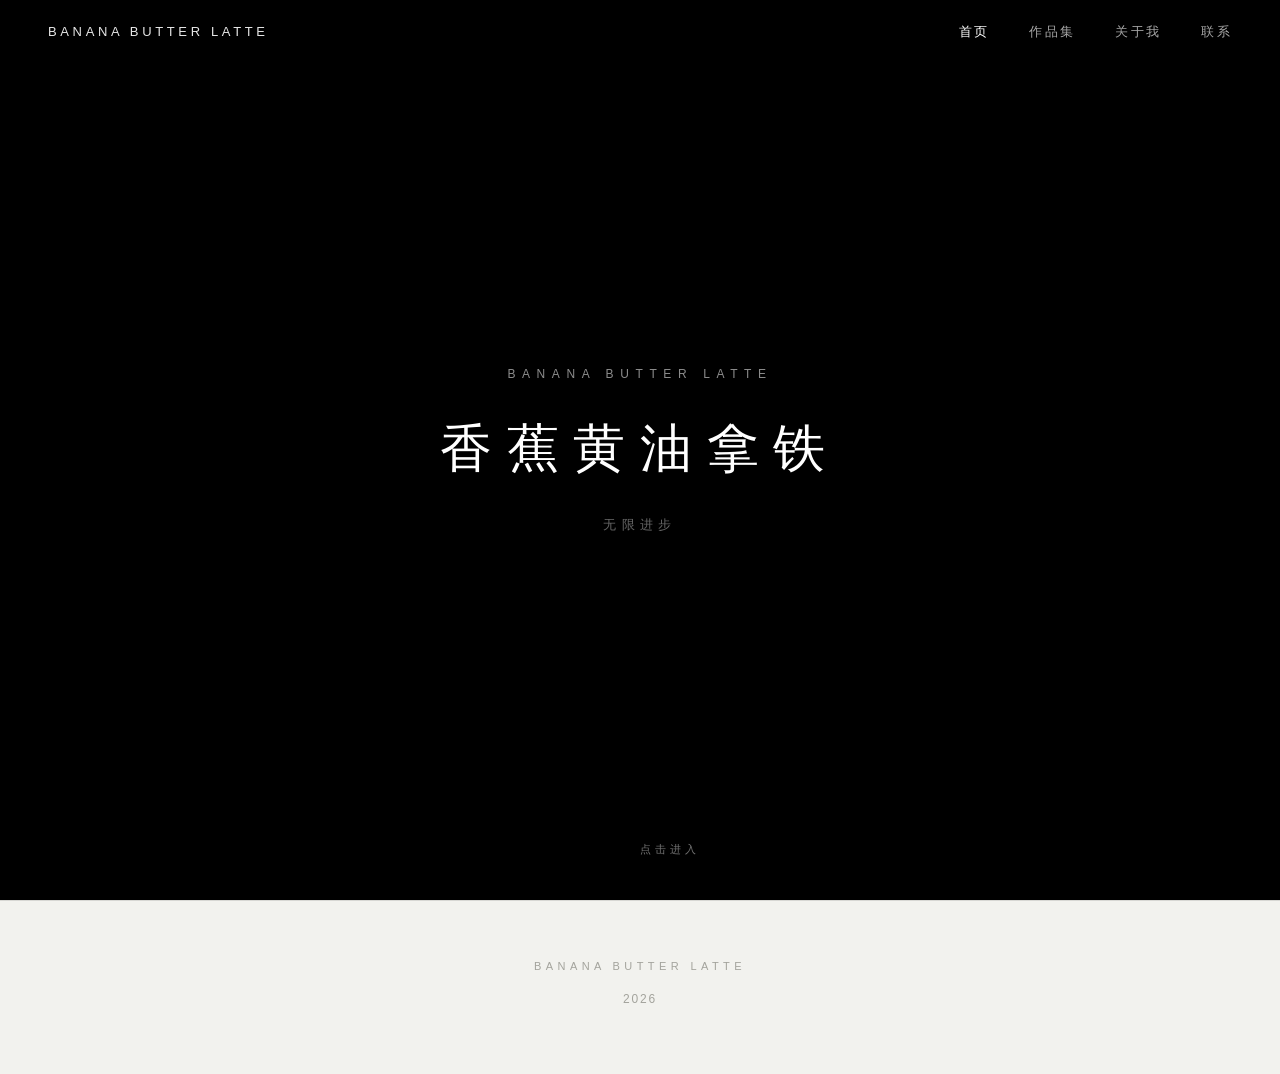
<file: index.html>
<!DOCTYPE html>
<html lang="zh-CN">
<head>
  <meta charset="UTF-8">
  <meta name="viewport" content="width=device-width, initial-scale=1.0, viewport-fit=cover">
  <title>香蕉黄油拿铁 · 摄影作品</title>
  <meta name="description" content="香蕉黄油拿铁的个人摄影作品集：记录光影 · 山川与日常">
  <link rel="stylesheet" href="css/style.css">
</head>
<body>

  <!-- 顶部导航（常驻，不隐藏） -->
  <nav class="nav" id="nav">
    <a class="nav-brand" href="index.html">Banana Butter Latte</a>
    <button class="nav-toggle" id="navToggle" aria-label="菜单">
      <span></span><span></span><span></span>
    </button>
    <div class="nav-links" id="navLinks">
      <a href="index.html" class="active">首页</a>
      <a href="motion.html">作品集</a>
      <a href="about.html">关于我</a>
      <a href="contact.html">联系</a>
    </div>
  </nav>

  <!-- Hero 两阶段：
       阶段一：纯黑背景 + 居中白色名字（呼吸明暗闪动），点击可跳过等待
       阶段二：全屏背景图（heroBg，可配置替换）+ 名字缩小移至左上角，不遮挡图片 -->
  <header class="hero" id="hero">

    <!-- 阶段二背景层（默认透明，过渡时淡入 + 轻微推近） -->
    <div class="hero-bg" id="heroBg"></div>

    <!-- 阶段一文字层（居中，呼吸闪动） -->
    <div class="hero-text" id="heroText">
      <p class="hero-en" id="heroEn">Banana Butter Latte</p>
      <h1 class="hero-name" id="heroName">香蕉黄油拿铁</h1>
      <p class="hero-tagline" id="heroTagline">记录光影 · 山川与日常</p>
    </div>

    <!-- 阶段二角落名字（过渡后缩小移至左上角，不遮挡图片） -->
    <div class="hero-mini" id="heroMini">香蕉黄油拿铁</div>

    <!-- 阶段一提示 -->
    <div class="hero-hint" id="heroHint">点击进入</div>
  </header>

  <!-- 页脚 -->
  <footer class="footer">
    <p class="foot-en">Banana Butter Latte</p>
    <p class="foot-copy" id="year"></p>
  </footer>

  <script src="js/data.js"></script>
  <script src="js/main.js"></script>
  <script src="js/home.js"></script>
</body>
</html>
</file>
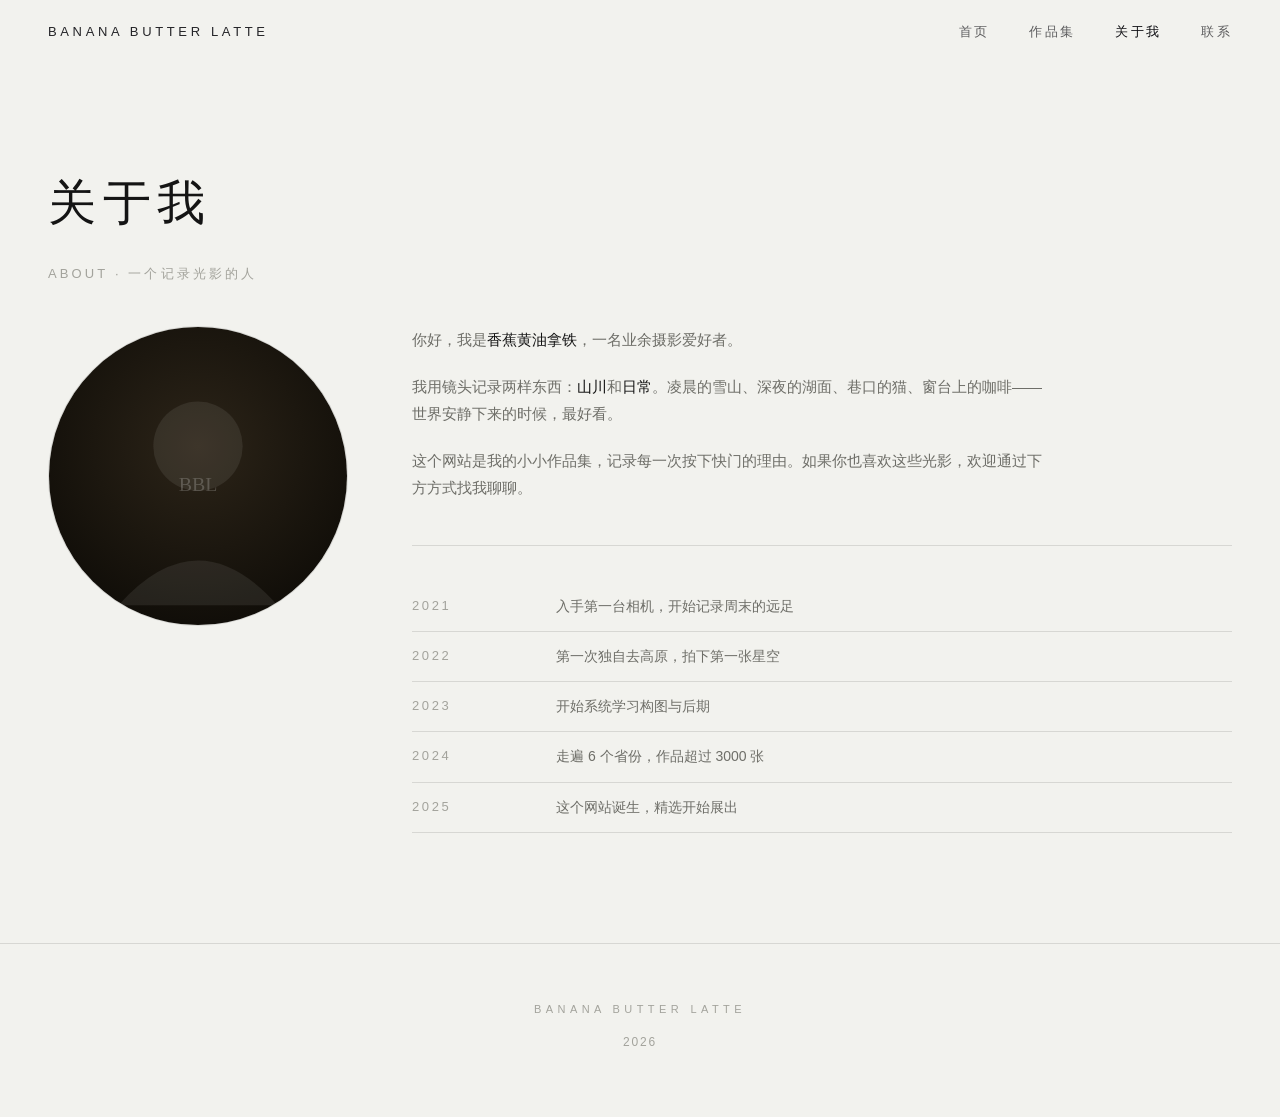
<file: about.html>
<!DOCTYPE html>
<html lang="zh-CN">
<head>
  <meta charset="UTF-8">
  <meta name="viewport" content="width=device-width, initial-scale=1.0, viewport-fit=cover">
  <title>关于我 · 香蕉黄油拿铁</title>
  <meta name="description" content="关于摄影师香蕉黄油拿铁">
  <link rel="stylesheet" href="css/style.css">
</head>
<body>

  <nav class="nav" id="nav">
    <a class="nav-brand" href="index.html">Banana Butter Latte</a>
    <button class="nav-toggle" id="navToggle" aria-label="菜单">
      <span></span><span></span><span></span>
    </button>
    <div class="nav-links" id="navLinks">
      <a href="index.html">首页</a>
      <a href="motion.html">作品集</a>
      <a href="about.html" class="active">关于我</a>
      <a href="contact.html">联系</a>
    </div>
  </nav>

  <header class="page-head">
    <h1 class="page-title">关于我</h1>
    <p class="page-desc">ABOUT · 一个记录光影的人</p>
  </header>

  <main class="section" style="padding-top: 0;">
    <div class="about-wrap">
      <div class="avatar">
        <img src="images/avatar.svg" alt="香蕉黄油拿铁的头像">
      </div>
      <div class="about-bio">
        <div id="aboutBio"></div>
        <ul class="timeline" id="timeline"></ul>
      </div>
    </div>
  </main>

  <footer class="footer">
    <p class="foot-en">Banana Butter Latte</p>
    <p class="foot-copy" id="year"></p>
  </footer>

  <script src="js/data.js"></script>
  <script src="js/main.js"></script>
  <script>
    (function () {
      const data = window.SITE;
      if (!data) return;
      const bio = document.getElementById("aboutBio");
      if (bio) bio.innerHTML = data.about.bio.map(function (t) { return "<p>" + t + "</p>"; }).join("");
      const tl = document.getElementById("timeline");
      if (tl) tl.innerHTML = data.about.timeline.map(function (t) {
        return '<li><span class="year">' + t.year + '</span><span class="event">' + t.event + '</span></li>';
      }).join("");
    })();
  </script>
</body>
</html>
</file>
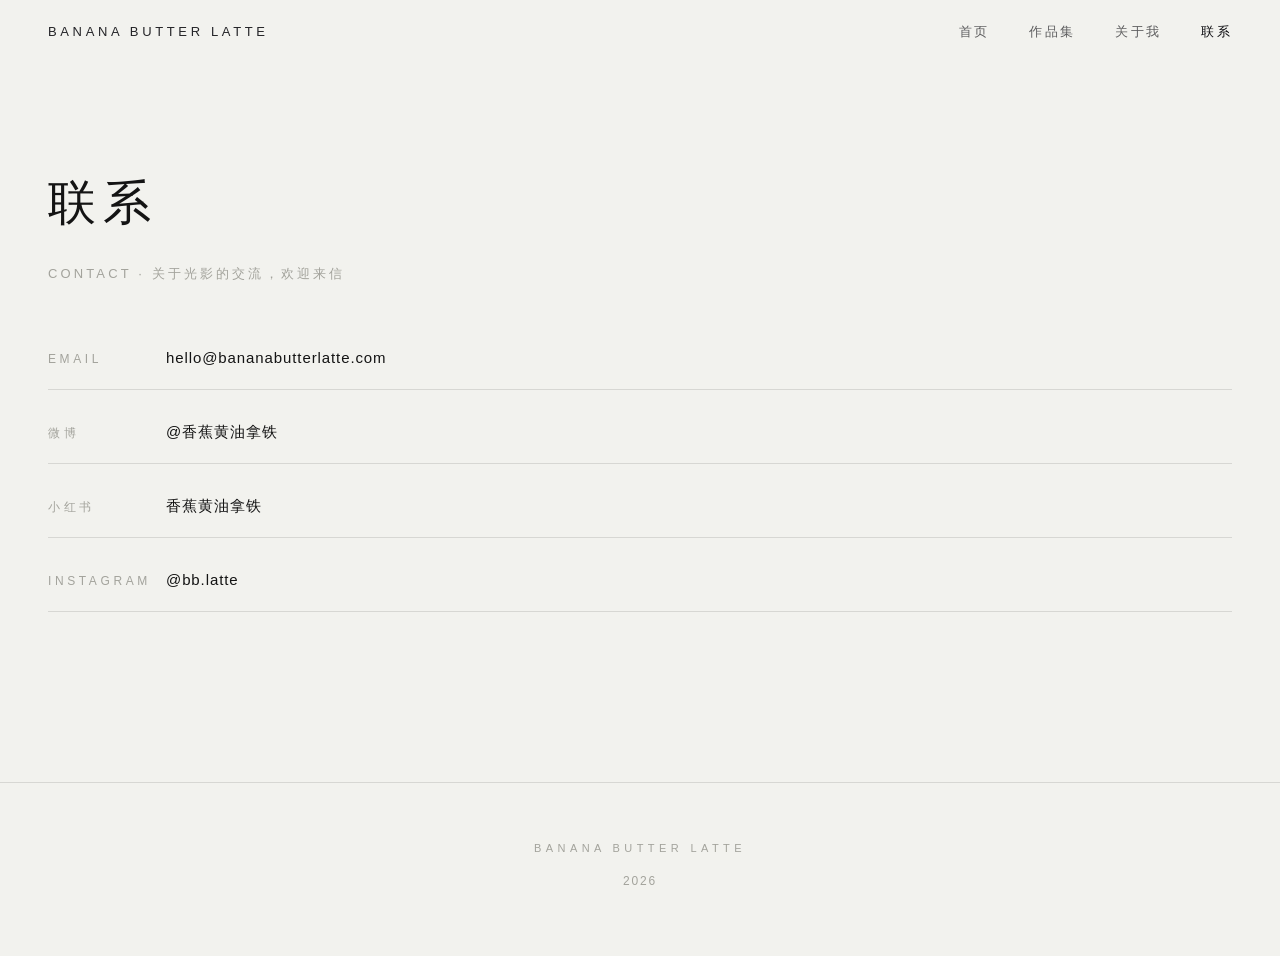
<file: contact.html>
<!DOCTYPE html>
<html lang="zh-CN">
<head>
  <meta charset="UTF-8">
  <meta name="viewport" content="width=device-width, initial-scale=1.0, viewport-fit=cover">
  <title>联系 · 香蕉黄油拿铁</title>
  <meta name="description" content="联系摄影师香蕉黄油拿铁">
  <link rel="stylesheet" href="css/style.css">
</head>
<body>

  <nav class="nav" id="nav">
    <a class="nav-brand" href="index.html">Banana Butter Latte</a>
    <button class="nav-toggle" id="navToggle" aria-label="菜单">
      <span></span><span></span><span></span>
    </button>
    <div class="nav-links" id="navLinks">
      <a href="index.html">首页</a>
      <a href="motion.html">作品集</a>
      <a href="about.html">关于我</a>
      <a href="contact.html" class="active">联系</a>
    </div>
  </nav>

  <header class="page-head">
    <h1 class="page-title">联系</h1>
    <p class="page-desc">CONTACT · 关于光影的交流，欢迎来信</p>
  </header>

  <main class="section" style="padding-top: 0;">
    <div class="contact-list" id="contactList"></div>
  </main>

  <footer class="footer">
    <p class="foot-en">Banana Butter Latte</p>
    <p class="foot-copy" id="year"></p>
  </footer>

  <script src="js/data.js"></script>
  <script src="js/main.js"></script>
  <script>
    (function () {
      const data = window.SITE;
      if (!data) return;
      const list = document.getElementById("contactList");
      if (!list) return;

      const email = data.contact.email || "";
      const socials = data.contact.socials || [];

      let html = '';
      if (email) {
        html +=
          '<div class="contact-row">' +
            '<span class="label">Email</span>' +
            '<a href="mailto:' + email + '">' + email + '</a>' +
          '</div>';
      }
      socials.forEach(function (s) {
        html +=
          '<div class="contact-row">' +
            '<span class="label">' + s.name + '</span>' +
            '<a href="' + s.url + '" target="_blank" rel="noopener">' + (s.note || s.name) + '</a>' +
          '</div>';
      });

      list.innerHTML = html;
    })();
  </script>
</body>
</html>
</file>
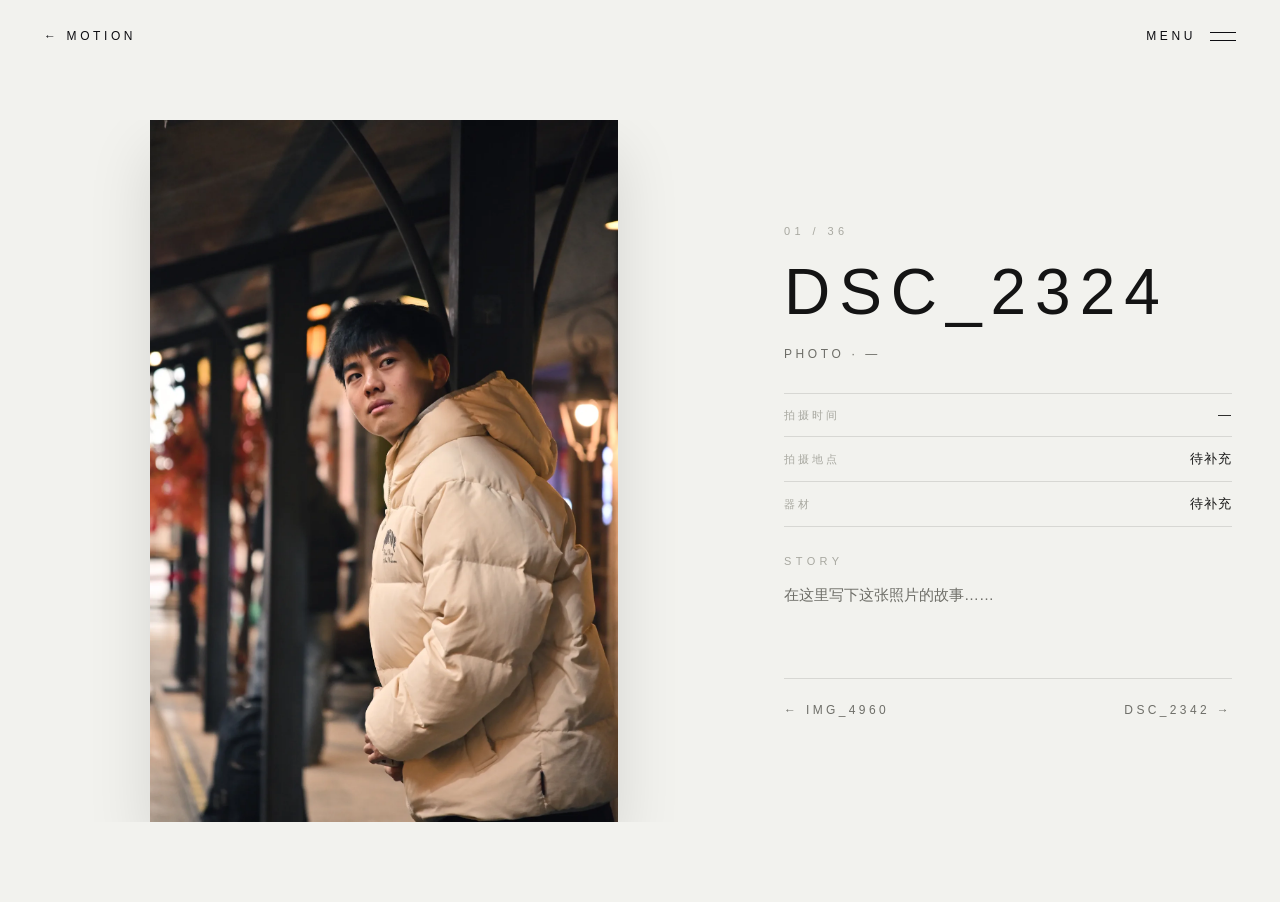
<file: video.html>
<!DOCTYPE html>
<html lang="zh-CN">
<head>
  <meta charset="UTF-8">
  <meta name="viewport" content="width=device-width, initial-scale=1.0, viewport-fit=cover">
  <title>MOTION · 项目详情</title>
  <meta name="description" content="MOTION — 影像项目详情页">
  <link rel="stylesheet" href="css/motion.css">
</head>
<body class="video-page">

  <!-- 顶部：左 MOTION（返回） / 右 MENU + 汉堡 -->
  <header class="m-top">
    <a class="m-contact" href="motion.html">← MOTION</a>
    <div class="m-right">
      <button class="m-menu-btn" id="menuBtn">
        <span class="m-menu-text">MENU</span>
        <span class="m-hamburger" id="hamburger"><span></span><span></span></span>
      </button>
    </div>
  </header>

  <!-- 汉堡展开的菜单遮罩 -->
  <div class="m-menu-overlay" id="menuOverlay">
    <nav class="m-menu-nav">
      <a href="motion.html">MOTION</a>
      <a href="motion.html">MOTION</a>
      <a href="about.html">ABOUT</a>
      <a href="contact.html">CONTACT</a>
    </nav>
  </div>

  <!-- 杂志式双栏：左图右文 -->
  <main class="video-main">
    <div class="video-grid">
      <!-- 左：照片 -->
      <figure class="video-frame" id="videoFrame"></figure>

      <!-- 右：信息（时间/故事等） -->
      <aside class="video-info">
        <p class="video-index" id="videoIndex">01 / 16</p>
        <h1 class="video-title" id="videoTitle">NYAD</h1>
        <p class="video-kicker" id="videoKicker">FILM · 2025</p>

        <dl class="video-facts">
          <div class="fact"><dt>拍摄时间</dt><dd id="factShot">2025.01.12</dd></div>
          <div class="fact"><dt>拍摄地点</dt><dd id="factLoc">挪威 · 罗弗敦</dd></div>
          <div class="fact"><dt>器材</dt><dd id="factCam">Sony A7R IV · 24mm f/8</dd></div>
        </dl>

        <div class="video-story">
          <h2>STORY</h2>
          <p id="videoStory">项目故事……</p>
        </div>

        <p class="video-desc" id="videoDesc"></p>

        <!-- 上一个 / 下一个项目 -->
        <nav class="video-nav">
          <a href="#" id="prevLink">← 上一项</a>
          <a href="#" id="nextLink">下一项 →</a>
        </nav>
      </aside>
    </div>
  </main>

  <script src="js/motion-data.js"></script>
  <script src="js/video.js"></script>
</body>
</html>
</file>
<file: css/style.css>
/* ============================================
   香蕉黄油拿铁 · 摄影作品网站
   浅色极简（与 MOTION 页统一）· 首页 Hero 保留黑底
   ============================================ */

:root {
  --bg: #f2f2ee;              /* 浅灰白背景（统一） */
  --bg-soft: #e9e9e4;
  --surface: #ecece6;
  --text: #141414;            /* 深色文字 */
  --muted: #6e6e68;
  --faint: #a3a39c;
  --line: rgba(20, 20, 20, 0.12);
  --nav-h: 64px;
  --font-cn: "PingFang SC", "Hiragino Sans GB", "Microsoft YaHei", "Noto Sans SC", sans-serif;
  --font-en: "Inter", "Helvetica Neue", Arial, sans-serif;
}

* { margin: 0; padding: 0; box-sizing: border-box; }

html { scroll-behavior: smooth; }

body {
  background: var(--bg);
  color: var(--text);
  font-family: var(--font-cn);
  font-weight: 300;
  line-height: 1.8;
  -webkit-font-smoothing: antialiased;
}

img { display: block; max-width: 100%; }
a { color: inherit; text-decoration: none; }
ul { list-style: none; }

::selection { background: rgba(20, 20, 20, 0.12); }

/* ---------- 顶部导航 ---------- */
.nav {
  position: fixed;
  inset: 0 0 auto 0;
  height: calc(var(--nav-h) + env(safe-area-inset-top));
  padding-top: env(safe-area-inset-top);  /* 避开状态栏/刘海 */
  display: flex;
  align-items: center;
  justify-content: space-between;
  padding-left: 48px;
  padding-right: 48px;
  background: transparent;
  transition: background 0.4s ease, backdrop-filter 0.4s ease;
  z-index: 100;
  /* 黑底白字 / 白底黑字 自适应（首页 Hero 黑底上可见） */
  color: #fff;
  mix-blend-mode: difference;
}

.nav.scrolled {
  background: transparent;
  backdrop-filter: blur(14px);
  -webkit-backdrop-filter: blur(14px);
}

.nav-brand {
  font-family: var(--font-en);
  font-size: 13px;
  letter-spacing: 0.28em;
  text-transform: uppercase;
  color: #fff;              /* 配合 difference 混合：黑底白字 / 白底黑字 */
  opacity: 0.9;
}

.nav-links {
  display: flex;
  gap: 40px;
}

.nav-links a {
  font-size: 13px;
  letter-spacing: 0.18em;
  color: #fff;
  opacity: 0.65;
  transition: opacity 0.3s ease;
}

.nav-links a:hover { opacity: 1; }
.nav-links a.active { opacity: 1; }

/* 汉堡菜单（移动端） */
.nav-toggle {
  display: none;
  background: none;
  border: 0;
  cursor: pointer;
  width: 36px;
  height: 36px;
  position: relative;
  z-index: 110;
}

.nav-toggle span {
  position: absolute;
  left: 6px;
  right: 6px;
  height: 1px;
  background: #fff;
  transition: transform 0.3s ease, opacity 0.3s ease;
}
.nav-toggle span:nth-child(1) { top: 12px; }
.nav-toggle span:nth-child(2) { top: 18px; }
.nav-toggle span:nth-child(3) { top: 24px; }

.nav-toggle.open span:nth-child(1) { transform: translateY(6px) rotate(45deg); }
.nav-toggle.open span:nth-child(2) { opacity: 0; }
.nav-toggle.open span:nth-child(3) { transform: translateY(-6px) rotate(-45deg); }

/* ---------- 首页 Hero（两阶段：纯黑呼吸名字 → 全屏背景图） ---------- */
.hero {
  min-height: 100vh;       /* 兜底 */
  min-height: 100dvh;      /* 动态视口：手机地址栏收起/展开自适应 */
  position: relative;
  overflow: hidden;
  cursor: pointer; /* 提示可点击跳过等待 */
  background: #000;
}

/* 阶段二背景层：默认透明，过渡时淡入 + 轻微推近 */
.hero-bg {
  position: absolute;
  inset: 0;
  background-size: cover;
  background-position: center;
  opacity: 0;
  transform: scale(1.06);
  transition: opacity 2.2s ease, transform 6s ease;
  pointer-events: none;
}

.hero.phase2 .hero-bg {
  opacity: 1;
  transform: scale(1);
}

/* 阶段一文字层：居中，呼吸明暗闪动 */
.hero-text {
  position: absolute;
  inset: 0;
  display: flex;
  flex-direction: column;
  align-items: center;
  justify-content: center;
  text-align: center;
  padding: 0 24px;
  transition: opacity 1.6s ease, transform 1.6s ease;
}

/* 阶段二：背景变纯白，名字保持居中，颜色切换为深色（始终可见） */
.hero.phase2 .hero-text {
  opacity: 1;
  transform: none;
  pointer-events: none;
}

.hero.phase2 .hero-en {
  color: var(--muted);
  animation: none;
  opacity: 1;
}

.hero.phase2 .hero-name {
  color: var(--text);
  animation: none;
  opacity: 1;
}

.hero.phase2 .hero-tagline {
  color: var(--faint);
  animation: none;
  opacity: 1;
}

/* 英文名：小号、字距大、克制（Hero 固定黑底，用白色系） */
.hero-en {
  font-family: var(--font-en);
  font-size: 12px;
  letter-spacing: 0.55em;
  text-transform: uppercase;
  color: rgba(255, 255, 255, 0.55);
  margin-bottom: 26px;
  opacity: 0;
  animation: fadeUp 1.6s ease 0.4s forwards;
}

/* 中文名：字号适中偏小、字距大、细字重，克制高级不土气 */
.hero-name {
  font-size: clamp(30px, 5.2vw, 52px);
  font-weight: 200;
  letter-spacing: 0.28em;
  color: #ffffff;
  line-height: 1.4;
  opacity: 0;
  animation: fadeUp 1.8s ease 0.7s forwards;
}

.hero-tagline {
  margin-top: 28px;
  font-size: 13px;
  letter-spacing: 0.42em;
  color: rgba(255, 255, 255, 0.4);
  opacity: 0;
  animation: fadeUp 1.8s ease 1.1s forwards;
}

/* 呼吸感 = 文字以呼吸般有规律的明暗闪动（透明度起伏，非缩放），节奏舒缓 */
.hero-text {
  animation: breathe 6.5s ease-in-out 2.4s infinite;
  will-change: opacity;
}

@keyframes breathe {
  0%, 100% { opacity: 1; }
  50% { opacity: 0.55; }
}

@keyframes fadeUp {
  from { opacity: 0; transform: translateY(18px); }
  to { opacity: 1; transform: translateY(0); }
}

/* 阶段二角落名字：已废弃（名字保持居中显示），隐藏避免重复 */
.hero-mini {
  display: none;
}

/* 阶段一"点击进入"提示 */
.hero-hint {
  position: absolute;
  bottom: 40px;
  left: 50%;
  transform: translateX(-50%);
  font-size: 11px;
  letter-spacing: 0.35em;
  color: rgba(255, 255, 255, 0.45);
  opacity: 0;
  animation: fadeUp 1.6s ease 2.2s forwards;
}

/* 背景图加载失败时：停留在黑底，提示文字隐藏 */
.hero.no-bg .hero-hint { display: none; }

/* ---------- 通用区块 ---------- */
.section {
  padding: 110px 48px;
  max-width: 1280px;
  margin: 0 auto;
}

.section-head {
  margin-bottom: 56px;
}

.section-title {
  font-size: 13px;
  font-weight: 300;
  letter-spacing: 0.42em;
  text-transform: uppercase;
  color: var(--muted);
  margin-bottom: 14px;
}

.section-sub {
  font-size: clamp(22px, 3.4vw, 34px);
  font-weight: 200;
  letter-spacing: 0.08em;
}

/* ---------- 作品网格 ---------- */
.grid {
  display: grid;
  grid-template-columns: repeat(3, 1fr);
  gap: 20px;
}

.grid-item {
  position: relative;
  overflow: hidden;
  cursor: pointer;
  background: var(--surface);
}

.grid-item img {
  width: 100%;
  aspect-ratio: 4 / 3;
  object-fit: cover;
  transition: transform 0.9s ease, opacity 0.6s ease;
}

.grid-item:hover img { transform: scale(1.05); }

.grid-item .caption {
  position: absolute;
  left: 0; right: 0; bottom: 0;
  padding: 48px 20px 16px;
  background: linear-gradient(to top, rgba(0,0,0,0.72), transparent);
  opacity: 0;
  transition: opacity 0.4s ease;
}

.grid-item:hover .caption { opacity: 1; }

.grid-item .caption h3 {
  font-size: 14px;
  font-weight: 400;
  letter-spacing: 0.12em;
}

.grid-item .caption span {
  font-size: 11px;
  color: var(--muted);
  letter-spacing: 0.18em;
}

/* ---------- 分类筛选 Tabs ---------- */
.filter-bar {
  display: flex;
  flex-wrap: wrap;
  gap: 12px 36px;
  margin-bottom: 44px;
}

.filter-btn {
  background: none;
  border: 0;
  cursor: pointer;
  font-family: inherit;
  font-size: 13px;
  font-weight: 300;
  letter-spacing: 0.22em;
  color: var(--faint);
  padding: 6px 0;
  position: relative;
  transition: color 0.3s ease;
}

.filter-btn::after {
  content: "";
  position: absolute;
  left: 0; bottom: 0;
  width: 0; height: 1px;
  background: var(--text);
  transition: width 0.35s ease;
}

.filter-btn:hover { color: var(--muted); }
.filter-btn.active { color: var(--text); }
.filter-btn.active::after { width: 100%; }

.empty-tip {
  grid-column: 1 / -1;
  text-align: center;
  color: var(--faint);
  font-size: 14px;
  letter-spacing: 0.25em;
  padding: 80px 0;
}

/* ---------- Lightbox ---------- */
.lightbox {
  position: fixed;
  inset: 0;
  background: rgba(5, 5, 5, 0.96);
  display: flex;
  align-items: center;
  justify-content: center;
  z-index: 200;
  opacity: 0;
  visibility: hidden;
  transition: opacity 0.35s ease, visibility 0.35s ease;
}

.lightbox.open { opacity: 1; visibility: visible; }

.lightbox-inner {
  width: 100%;
  max-width: 1100px;
  padding: 24px;
  display: flex;
  flex-direction: column;
  align-items: center;
  gap: 20px;
}

.lightbox img {
  max-height: 74vh;
  max-width: 100%;
  object-fit: contain;
  box-shadow: 0 30px 80px rgba(0,0,0,0.6);
}

.lightbox-meta {
  text-align: center;
}

.lightbox-meta h3 {
  font-size: 17px;
  font-weight: 400;
  letter-spacing: 0.16em;
  margin-bottom: 6px;
}

.lightbox-meta .meta-line {
  font-size: 12px;
  color: var(--muted);
  letter-spacing: 0.14em;
  line-height: 2;
}

.lightbox-meta .story {
  font-size: 13px;
  color: var(--faint);
  margin-top: 10px;
  max-width: 520px;
  margin-left: auto;
  margin-right: auto;
}

.lb-btn {
  position: absolute;
  top: 50%;
  transform: translateY(-50%);
  background: none;
  border: 0;
  color: var(--muted);
  font-size: 32px;
  cursor: pointer;
  padding: 16px;
  transition: color 0.3s ease;
  z-index: 210;
}
.lb-btn:hover { color: var(--text); }
.lb-prev { left: 16px; }
.lb-next { right: 16px; }

.lb-close {
  position: absolute;
  top: 20px; right: 24px;
  background: none;
  border: 0;
  color: var(--muted);
  font-size: 28px;
  cursor: pointer;
  z-index: 210;
  transition: color 0.3s ease, transform 0.3s ease;
}
.lb-close:hover { color: var(--text); transform: rotate(90deg); }

.lb-counter {
  position: absolute;
  bottom: 24px;
  left: 50%;
  transform: translateX(-50%);
  font-family: var(--font-en);
  font-size: 12px;
  letter-spacing: 0.3em;
  color: var(--faint);
}

/* ---------- 关于我 ----------
   正常文档流布局：flex 响应式，圆形头像用相对单位，
   不脱离文档流，避免移动端重叠/穿模 */
.about-wrap {
  display: flex;
  flex-direction: row;
  align-items: flex-start;
  gap: clamp(32px, 5vw, 72px);
  flex-wrap: wrap;
}

.avatar {
  flex-shrink: 0;
  width: min(300px, 60vw);
  height: min(300px, 60vw);
  border-radius: 50%;
  overflow: hidden;
  border: 1px solid var(--line);
  margin: 0 auto 0 0;   /* 桌面左对齐 */
}

.avatar img { width: 100%; height: 100%; object-fit: cover; display: block; }

.about-bio {
  flex: 1;
  min-width: 280px;     /* 保证文字不塌陷，移动端自动换行 */
}

.about-bio p {
  color: var(--muted);
  margin-bottom: 20px;
  font-size: 15px;
  max-width: 640px;
}

.about-bio strong { color: var(--text); font-weight: 400; }

.timeline {
  margin-top: 44px;
  border-top: 1px solid var(--line);
  padding-top: 36px;
}

.timeline li {
  display: grid;
  grid-template-columns: 120px 1fr;
  gap: 24px;
  padding: 12px 0;
  border-bottom: 1px solid var(--line);
}

.timeline .year {
  font-family: var(--font-en);
  font-size: 13px;
  letter-spacing: 0.2em;
  color: var(--faint);
}

.timeline .event { font-size: 14px; color: var(--muted); }

/* ---------- 联系 ---------- */
.contact-list {
  display: flex;
  flex-direction: column;
  gap: 10px;
  margin-bottom: 60px;
}

.contact-row {
  display: flex;
  align-items: baseline;
  gap: 28px;
  padding: 18px 0;
  border-bottom: 1px solid var(--line);
}

.contact-row .label {
  font-size: 12px;
  letter-spacing: 0.3em;
  text-transform: uppercase;
  color: var(--faint);
  width: 90px;
  flex-shrink: 0;
}

.contact-row a, .contact-row span {
  font-size: 15px;
  color: var(--text);
  letter-spacing: 0.06em;
  transition: color 0.3s ease;
}

.contact-row a:hover { color: var(--muted); }

/* ---------- 页脚 ---------- */
.footer {
  padding: 56px 48px 64px;
  border-top: 1px solid var(--line);
  text-align: center;
}

.footer .foot-en {
  font-family: var(--font-en);
  font-size: 11px;
  letter-spacing: 0.4em;
  text-transform: uppercase;
  color: var(--faint);
  margin-bottom: 12px;
}

.footer .foot-copy {
  font-size: 12px;
  letter-spacing: 0.15em;
  color: var(--faint);
}

/* ---------- 页面头部（内页） ---------- */
.page-head {
  padding: calc(var(--nav-h) + 96px) 48px 40px;
  max-width: 1280px;
  margin: 0 auto;
}

.page-title {
  font-size: clamp(30px, 5vw, 48px);
  font-weight: 200;
  letter-spacing: 0.14em;
}

.page-desc {
  margin-top: 16px;
  font-size: 13px;
  letter-spacing: 0.24em;
  color: var(--faint);
}

/* ---------- 作品集页：上下大量留白，作品区约占屏幕高度三分之一 ---------- */
.gallery-main {
  max-width: 1280px;
  margin: 0 auto;
  padding: 18vh 48px 22vh; /* 上 18vh + 下 22vh 留白 */
}

/* 首屏观感：标题之后是大量留白，网格从视口中下部开始 */
.gallery-main .filter-bar {
  margin-bottom: 48px;
}

/* ---------- 响应式 ---------- */
@media (max-width: 1024px) {
  .grid { grid-template-columns: repeat(2, 1fr); }
}

@media (max-width: 768px) {
  .nav { padding: 0 20px; }
  .nav-links {
    position: fixed;
    inset: 0;
    background: rgba(242, 242, 238, 0.97);
    backdrop-filter: blur(18px);
    -webkit-backdrop-filter: blur(18px);
    flex-direction: column;
    align-items: center;
    justify-content: center;
    gap: 36px;
    opacity: 0;
    visibility: hidden;
    transition: opacity 0.35s ease, visibility 0.35s ease;
  }
  .nav-links.open { opacity: 1; visibility: visible; }
  .nav-links a { font-size: 16px; letter-spacing: 0.3em; color: var(--text); opacity: 1; }
  .nav-links a:hover { opacity: 0.6; }
  .nav-toggle { display: block; }

  .section { padding: 80px 20px; }
  .grid { grid-template-columns: 1fr; gap: 16px; }

  /* 移动端：关于我改为纵向排列，头像居中，不重叠 */
  .about-wrap { flex-direction: column; align-items: center; gap: 36px; }
  .avatar { width: min(200px, 55vw); height: min(200px, 55vw); margin: 0 auto; }
  .about-bio { min-width: 0; width: 100%; text-align: center; }
  .about-bio p { margin-left: auto; margin-right: auto; }

  .page-head { padding: calc(var(--nav-h) + 64px) 20px 32px; }
  .contact-row { flex-direction: column; gap: 6px; }
  .footer { padding: 40px 20px 48px; }
  .gallery-main { padding: 12vh 20px 16vh; }
}
</file>
<file: css/motion.css>
/* ============================================
   MOTION · 极简影像作品集页
   浅灰白背景 / 大量留白 / 无衬线大写 / 电影感
   ============================================ */

:root {
  --paper: #f2f2ee;        /* 浅灰白背景 */
  --ink: #141414;          /* 深色文字 */
  --ink-soft: #6e6e68;     /* 次级文字 */
  --ink-faint: #a8a8a0;    /* 弱化文字 */
  --line: rgba(20, 20, 20, 0.12);
  --font: "Helvetica Neue", "Inter", "Arial", "PingFang SC", "Microsoft YaHei", sans-serif;
}

* { margin: 0; padding: 0; box-sizing: border-box; }

html { scroll-behavior: smooth; }

body {
  background: var(--paper);
  color: var(--ink);
  font-family: var(--font);
  font-weight: 300;
  -webkit-font-smoothing: antialiased;
  overflow-x: hidden;
}

a { color: inherit; text-decoration: none; }
button { font-family: inherit; background: none; border: 0; cursor: pointer; color: inherit; }
::selection { background: var(--ink); color: var(--paper); }

/* ---------- 顶部：左 CONTACT / 右 MENU+汉堡 ---------- */
.m-top {
  position: fixed;
  top: 0; left: 0; right: 0;
  height: 72px;
  padding-top: env(safe-area-inset-top);  /* 避开 iPhone 刘海/状态栏 */
  display: flex;
  align-items: center;
  justify-content: space-between;
  padding-left: 44px;
  padding-right: 44px;
  z-index: 100;
  mix-blend-mode: difference;   /* 无论背景深浅都保持可读 */
}

/* 菜单打开时：顶栏（含汉堡按钮）提到遮罩之上，保证能关闭菜单 */
.m-top.menu-open {
  z-index: 600;
  mix-blend-mode: normal;
}
.m-top.menu-open .m-contact,
.m-top.menu-open .m-menu-text { color: var(--ink); }
.m-top.menu-open .m-hamburger span { background: var(--ink); }

.m-contact {
  font-size: 12px;
  letter-spacing: 0.3em;
  text-transform: uppercase;
  color: #fff;
  transition: opacity 0.3s ease;
}
.m-contact:hover { opacity: 0.55; }

.m-right { display: flex; align-items: center; }

.m-menu-btn {
  display: flex;
  align-items: center;
  gap: 14px;
  color: #fff;
}

.m-menu-text {
  font-size: 12px;
  letter-spacing: 0.3em;
  text-transform: uppercase;
  transition: opacity 0.3s ease;
}
.m-menu-btn:hover .m-menu-text { opacity: 0.55; }

/* 汉堡按钮（两条线） */
.m-hamburger {
  display: flex;
  flex-direction: column;
  justify-content: center;
  gap: 7px;
  width: 26px;
  height: 26px;
  transition: transform 0.4s ease;
}

.m-hamburger span {
  display: block;
  height: 1px;
  background: #fff;
  transition: transform 0.4s ease, opacity 0.3s ease;
}

.m-menu-btn.open .m-hamburger { transform: rotate(45deg); }
.m-menu-btn.open .m-hamburger span:nth-child(2) { transform: translateY(-8px) rotate(90deg); }

/* ---------- 右侧竖排 HOME ---------- */
.m-home-rail {
  position: fixed;
  right: 34px;
  top: 50%;
  transform: translateY(-50%);
  writing-mode: vertical-rl;
  font-size: 11px;
  letter-spacing: 0.5em;
  text-transform: uppercase;
  color: var(--ink-soft);
  z-index: 90;
  transition: color 0.3s ease;
}
.m-home-rail:hover { color: var(--ink); }

/* ---------- 右侧大标题 MOTION ---------- */
.m-title {
  position: fixed;
  right: 6px;
  top: 50%;
  transform: translateY(-50%);
  writing-mode: vertical-rl;
  font-size: clamp(48px, 9vw, 120px);
  font-weight: 600;
  letter-spacing: 0.08em;
  color: var(--ink);
  opacity: 0.06;
  z-index: 5;
  pointer-events: none;
  user-select: none;
}

/* ---------- 横竖筛选栏（ALL / LANDSCAPE / PORTRAIT） ---------- */
.m-filter {
  position: fixed;
  left: 50%;
  transform: translateX(-50%);
  top: calc(env(safe-area-inset-top) + 88px);  /* 避开状态栏/搜索栏 */
  display: flex;
  gap: 28px;
  z-index: 90;
  background: var(--paper);
  padding: 8px 20px;
  border: 1px solid var(--line);
  border-radius: 40px;
}

.m-filter-btn {
  font-family: inherit;
  font-size: 11px;
  letter-spacing: 0.3em;
  text-transform: uppercase;
  color: var(--ink-faint);
  background: none;
  border: 0;
  cursor: pointer;
  padding: 4px 2px;
  position: relative;
  transition: color 0.3s ease;
}

.m-filter-btn::after {
  content: "";
  position: absolute;
  left: 0; bottom: 0;
  width: 0; height: 1px;
  background: var(--ink);
  transition: width 0.3s ease;
}

.m-filter-btn:hover { color: var(--ink-soft); }
.m-filter-btn.active { color: var(--ink); }
.m-filter-btn.active::after { width: 100%; }

/* ---------- 横向滚动舞台（原生 scroll-snap） ----------
   浏览器原生保证滚动边界：永远不会"看不到最后一张" */
.m-stage {
  position: relative;
  height: 100vh;           /* 兜底 */
  height: 100dvh;          /* 动态视口：手机地址栏收起/展开自适应 */
  display: flex;
  align-items: center;
  overflow-x: auto;
  overflow-y: hidden;
  scroll-snap-type: x mandatory;
  scroll-behavior: smooth;
  padding: 0 8vw 0 10vw;
  cursor: grab;
  scrollbar-width: none;      /* 隐藏滚动条 Firefox */
  -ms-overflow-style: none;   /* IE/Edge */
}
.m-stage::-webkit-scrollbar { display: none; }  /* Chrome/Safari */

/* 滚轮自由滚动时临时禁用吸附（JS 控制） */
.m-stage.no-snap { scroll-snap-type: none; }

.m-stage.dragging { cursor: grabbing; user-select: none; }

.m-track {
  display: flex;
  align-items: center;
  gap: clamp(28px, 4vw, 64px);
  position: relative;
}

/* ---------- 作品卡片 ----------
   横竖自适应方案（方案A：动态高度）：
   - 横图：高度 38vh，宽度按比例（宽）
   - 竖图：高度 55vh，宽度按比例（高）
   不裁切、不损失构图，横竖各自舒展，错落有编辑感 */
.m-card {
  flex-shrink: 0;
  height: clamp(220px, 38vh, 420px);  /* 横图高度 */
  width: auto;                        /* 宽度由图片比例决定 */
  position: relative;
  transition: transform 0.7s ease, height 0.4s ease;
  scroll-snap-align: center;          /* 滚动吸附居中 */
}

/* 竖图卡片：更高，让竖图宽度与横图视觉接近 */
.m-card.portrait {
  height: clamp(320px, 55vh, 620px);
}

/* 当前居中卡片轻微放大强调（不再压暗其他卡片） */
.m-card.active { transform: scale(1.02); }

.m-card a.cover {
  display: block;
  height: 100%;
  overflow: hidden;
}

.m-card img {
  height: 100%;
  width: auto;              /* 宽度按比例自适应 */
  max-width: none;
  display: block;
  transform: scale(1.001);
  transition: transform 1.2s ease;
}

/* 悬停微动效 */
.m-card:hover img {
  transform: scale(1.045);
}

/* 封面上的项目编号 */
.m-card .m-no {
  position: absolute;
  top: -34px;
  left: 4px;
  font-size: 11px;
  letter-spacing: 0.35em;
  color: var(--ink-soft);
}

/* 卡片下方信息行（默认隐藏，悬停/激活显现，编辑设计感） */
.m-card .m-info {
  display: flex;
  justify-content: space-between;
  align-items: baseline;
  margin-top: 14px;
  font-size: 12px;
  letter-spacing: 0.28em;
  text-transform: uppercase;
  color: var(--ink-soft);
  opacity: 0;
  transform: translateY(6px);
  transition: opacity 0.5s ease, transform 0.5s ease;
}

.m-card.active .m-info,
.m-card:hover .m-info { opacity: 1; transform: translateY(0); }

.m-card .m-info .name { color: var(--ink); font-weight: 400; }

/* ---------- 底部留白：PREV / SCROLL / NEXT + 计数 ---------- */
.m-bottom {
  position: fixed;
  left: 0; right: 0;
  bottom: 0;
  height: 88px;
  padding-bottom: env(safe-area-inset-bottom);  /* 避开 iPhone 底部条 */
  display: flex;
  align-items: center;
  justify-content: space-between;
  gap: 24px;
  padding-left: 44px;
  padding-right: 44px;
  z-index: 100;
}

/* 英文文字导航按钮（PREV / NEXT） */
.m-nav-btn {
  font-family: inherit;
  font-size: 11px;
  letter-spacing: 0.4em;
  text-transform: uppercase;
  color: var(--ink);
  background: none;
  border: 0;
  cursor: pointer;
  padding: 10px 0;
  position: relative;
  transition: opacity 0.3s ease;
}

.m-nav-btn::after {
  content: "";
  position: absolute;
  left: 0; bottom: 0;
  width: 0; height: 1px;
  background: var(--ink);
  transition: width 0.35s ease;
}

.m-nav-btn:hover { opacity: 0.6; }
.m-nav-btn:hover::after { width: 100%; }

.m-nav-btn:disabled {
  opacity: 0.22;
  cursor: default;
  pointer-events: none;
}

.m-scroll-hint {
  font-size: 11px;
  letter-spacing: 0.4em;
  text-transform: uppercase;
  color: var(--ink-faint);
  display: flex;
  align-items: center;
  gap: 14px;
}

.m-scroll-hint::after {
  content: "";
  width: 1px;
  height: 34px;
  background: var(--ink-faint);
  animation: scrollPulse 2.2s ease-in-out infinite;
}

@keyframes scrollPulse {
  0%, 100% { opacity: 1; }
  50% { opacity: 0.25; }
}

.m-counter {
  font-size: 12px;
  letter-spacing: 0.3em;
  text-transform: uppercase;
  color: var(--ink);
}

/* ---------- 汉堡展开菜单遮罩 ---------- */
.m-menu-overlay {
  position: fixed;
  inset: 0;
  background: var(--paper);
  display: flex;
  align-items: center;
  justify-content: center;
  opacity: 0;
  visibility: hidden;
  transition: opacity 0.45s ease, visibility 0.45s ease;
  z-index: 500;   /* 最高层：盖住所有其他固定元素，避免菜单与背景冲突 */
}

.m-menu-overlay.open { opacity: 1; visibility: visible; }

.m-menu-nav {
  display: flex;
  flex-direction: column;
  gap: 28px;
  text-align: center;
}

.m-menu-nav a {
  font-size: clamp(26px, 5vw, 44px);
  font-weight: 300;
  letter-spacing: 0.25em;
  text-transform: uppercase;
  color: var(--ink);
  opacity: 0;
  transform: translateY(16px);
  transition: opacity 0.5s ease, transform 0.5s ease, color 0.3s ease;
}

.m-menu-overlay.open .m-menu-nav a {
  opacity: 1;
  transform: translateY(0);
}

.m-menu-nav a:nth-child(1) { transition-delay: 0.08s; }
.m-menu-nav a:nth-child(2) { transition-delay: 0.14s; }
.m-menu-nav a:nth-child(3) { transition-delay: 0.20s; }
.m-menu-nav a:nth-child(4) { transition-delay: 0.26s; }

.m-menu-nav a:hover { color: var(--ink-soft); }

/* ---------- 响应式 ---------- */
@media (max-width: 768px) {
  .m-top { padding: 0 20px; height: 60px; }
  .m-bottom { padding: 0 20px; height: 68px; gap: 12px; }

  .m-stage { padding: 0 0 0 14vw; }

  /* 移动端卡片高度略小，宽度仍随图片比例自适应 */
  .m-card { height: clamp(160px, 30vh, 280px); }
  .m-card.portrait { height: clamp(240px, 44vh, 420px); }

  .m-title { font-size: clamp(40px, 14vw, 80px); right: 4px; }

  .m-home-rail { right: 16px; font-size: 10px; }

  .m-card .m-no { top: -26px; }
  .m-info { font-size: 11px; }

  /* 移动端底部：PREV 左、NEXT 右，隐藏 SCROLL 提示避免拥挤 */
  .m-scroll-hint { display: none; }
  .m-nav-btn { font-size: 10px; letter-spacing: 0.3em; }
  .m-counter { font-size: 11px; }

  /* 移动端菜单：收成右上角小圆点按钮，占一点点空间 */
  .m-top { justify-content: flex-end; }            /* 左 CONTACT 隐藏，只留右侧 */
  .m-contact { display: none; }                    /* 移动端隐藏 CONTACT 文字 */
  .m-menu-text { display: none; }                  /* 移动端隐藏 MENU 文字 */

  /* 黑色圆钮：浅色背景上清晰可见 */
  .m-menu-btn {
    width: 36px;
    height: 36px;
    border-radius: 50%;
    border: 1px solid var(--ink);
    background: var(--ink);
    box-shadow: 0 2px 8px rgba(20,20,20,0.25);
    display: flex;
    align-items: center;
    justify-content: center;
    gap: 0;
    padding: 0;
  }

  .m-hamburger { width: 18px; height: 18px; gap: 5px; }
  .m-hamburger span { height: 1px; background: #fff; }

  /* 菜单打开时：按钮反白（白底黑字），仍显示在右上角 */
  .m-top.menu-open .m-menu-btn {
    background: var(--paper);
    border-color: var(--ink);
  }
  .m-top.menu-open .m-hamburger span { background: var(--ink); }
}

/* ============================================
   video.html 子页面（项目详情 · 杂志式双栏）
   ============================================ */
.video-page { background: var(--paper); }

.video-main {
  max-width: 1440px;
  margin: 0 auto;
  padding: 120px 48px 80px;
  min-height: 100vh;
  display: flex;
  align-items: center;
}

/* 双栏网格：左图（约 60%）右文（约 40%） */
.video-grid {
  display: grid;
  grid-template-columns: 6fr 4fr;
  gap: clamp(40px, 5vw, 88px);
  align-items: center;
  width: 100%;
}

/* 左：照片（保留原比例，不裁切；竖图自动限高居中） */
.video-frame {
  overflow: hidden;
  opacity: 0;
  transform: translateY(20px);
  transition: opacity 0.8s ease, transform 0.8s ease;
  display: flex;
  align-items: center;
  justify-content: center;
}

.video-frame.fade-in { opacity: 1; transform: translateY(0); }

.video-frame img {
  max-width: 100%;
  max-height: 78vh;
  width: auto;
  height: auto;
  display: block;
  box-shadow: 0 30px 60px rgba(20, 20, 20, 0.12);
  transition: opacity 0.5s ease;
}

/* 大图加载完成前缩略图轻微模糊（加载中状态），加载后清晰 */
.video-frame img.lazy-full { opacity: 0.75; filter: blur(2px); }
.video-frame img.lazy-full.loaded { opacity: 1; filter: none; }

/* 右：信息栏 */
.video-info {
  display: flex;
  flex-direction: column;
  gap: 20px;
}

.video-index {
  font-size: 11px;
  letter-spacing: 0.4em;
  color: var(--ink-faint);
  text-transform: uppercase;
}

.video-title {
  font-size: clamp(36px, 5vw, 64px);
  font-weight: 300;
  letter-spacing: 0.14em;
  text-transform: uppercase;
  color: var(--ink);
  line-height: 1.1;
}

.video-kicker {
  font-size: 12px;
  letter-spacing: 0.3em;
  text-transform: uppercase;
  color: var(--ink-soft);
}

/* 事实清单：拍摄时间 / 地点 / 器材（杂志式 dt/dd） */
.video-facts {
  margin-top: 12px;
  border-top: 1px solid var(--line);
}

.fact {
  display: flex;
  justify-content: space-between;
  align-items: baseline;
  gap: 24px;
  padding: 13px 0;
  border-bottom: 1px solid var(--line);
}

.fact dt {
  font-size: 11px;
  letter-spacing: 0.28em;
  text-transform: uppercase;
  color: var(--ink-faint);
  flex-shrink: 0;
}

.fact dd {
  font-size: 13px;
  letter-spacing: 0.08em;
  color: var(--ink);
  text-align: right;
}

/* 故事 */
.video-story { margin-top: 8px; }

.video-story h2 {
  font-size: 11px;
  letter-spacing: 0.4em;
  color: var(--ink-faint);
  font-weight: 300;
  margin-bottom: 12px;
}

.video-story p {
  font-size: 15px;
  line-height: 2.1;
  color: var(--ink-soft);
  max-width: 46ch;
}

.video-desc {
  font-size: 12px;
  letter-spacing: 0.06em;
  color: var(--ink-faint);
}

/* 上一项 / 下一项 */
.video-nav {
  display: flex;
  justify-content: space-between;
  margin-top: 28px;
  padding-top: 24px;
  border-top: 1px solid var(--line);
}

.video-nav a {
  font-size: 12px;
  letter-spacing: 0.28em;
  text-transform: uppercase;
  color: var(--ink-soft);
  transition: color 0.3s ease, opacity 0.3s ease;
}
.video-nav a:hover { color: var(--ink); }

@media (max-width: 900px) {
  .video-grid { grid-template-columns: 1fr; }
  /* 详情页图片：保持原始宽高比，不强制 16:10（否则竖图被压扁）
     宽度自适应，高度按比例自动，限高防止超屏 */
  .video-frame img {
    width: auto;
    height: auto;
    max-width: 100%;
    max-height: 72dvh;
  }
}

@media (max-width: 768px) {
  .video-main { padding: 100px 20px 60px; }
  .video-nav { flex-direction: column; gap: 18px; }
}
</file>
